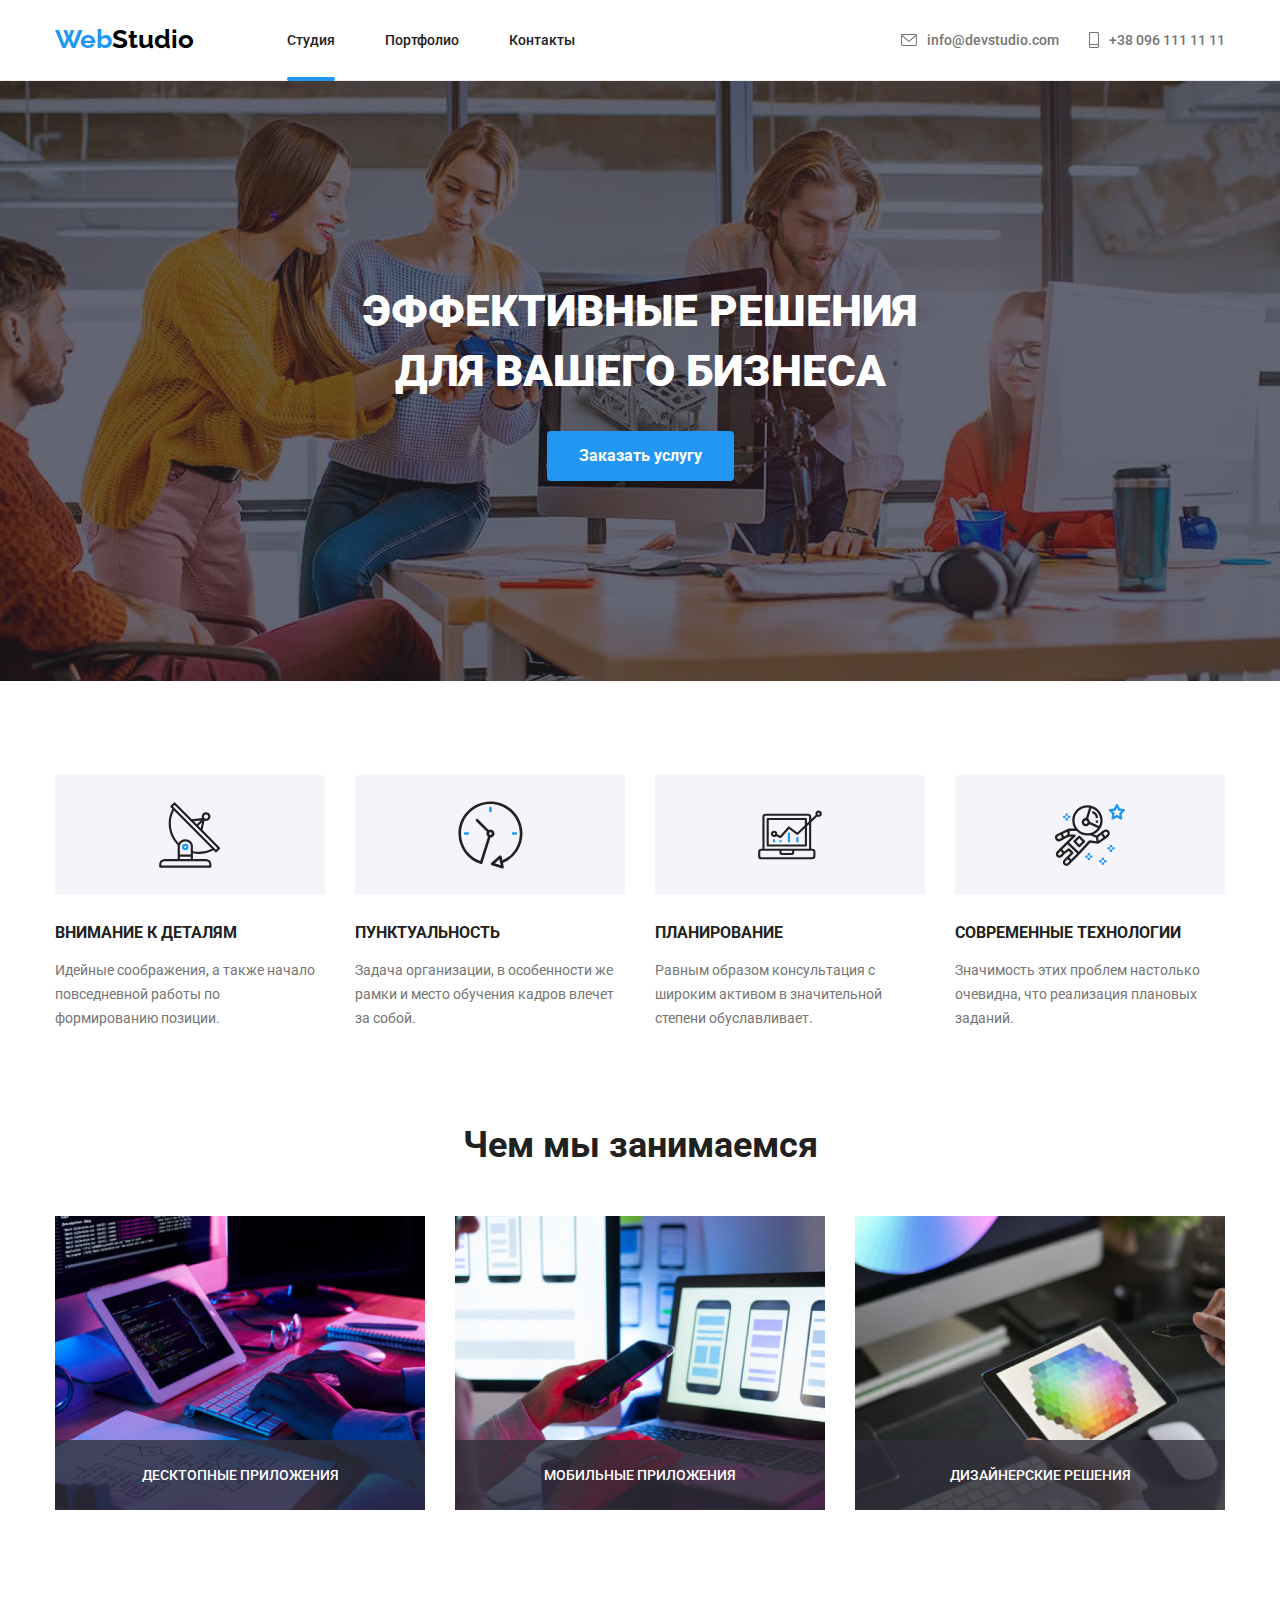
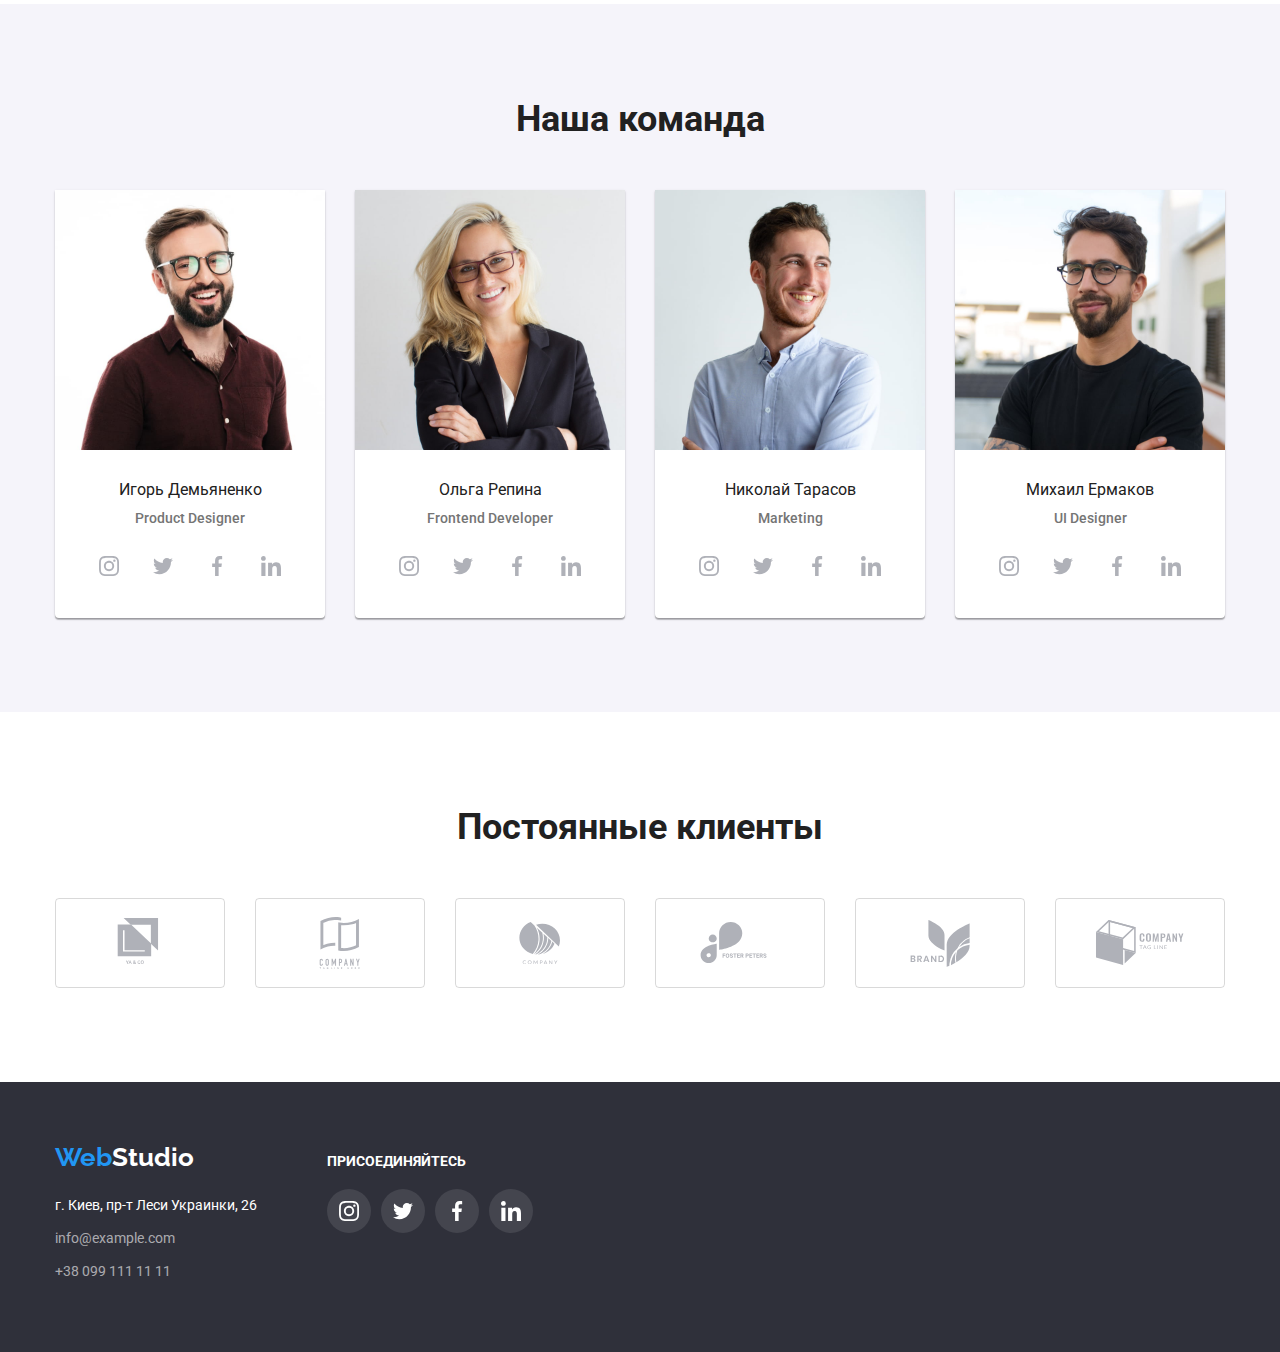
<file: index.html>
<!DOCTYPE html>
<html lang="ru">

<head>
    <meta charset="UTF-8">
    <meta name="viewport" content="width=device-width, initial-scale=1.0">
    <title>Document</title>
    <link rel="preconnect" href="https://fonts.gstatic.com">
    <link href="https://fonts.googleapis.com/css2?family=Raleway:wght@700&family=Roboto:wght@400;500;700;900&display=swap" rel="stylesheet">
    <link rel="stylesheet" href="https://cdnjs.cloudflare.com/ajax/libs/modern-normalize/0.2.0/modern-normalize.min.css">
    <link rel="stylesheet" href="./css/main.css">
    <link rel="stylesheet" href="./css/index-style.css">
</head>

<body>
    <header class="head">
        <div class="container header">
            <nav class="head-nav">
                <div class="logo-nav"><a href="./index.html" class="logo">Web<span class="logo-header">Studio</span></a></div>
                <ul class="head-list">
                    <li class="head-item"><a href="./index.html" class="head-link current">Студия</a></li>
                    <li class="head-item"><a href="./portfolio.html" class="head-link">Портфолио</a></li>
                    <li class="head-item"><a href="#" class="head-link">Контакты</a></li>
				</ul>
            </nav>
            <ul class="contacts-list">
                <li class="contacts-item">
                    <a href="mailto:info@devstudio.com" class="head-contacts">
                        <svg class="contact-svg" width="16px" height="12px">
                            <use href="./images/icons.svg#icon-mail"></use>
                        </svg>
                    info@devstudio.com</a>
                </li>
                <li class="contacts-item">
                    <a href="tel:+380961111111" class="head-contacts">
                        <svg class="contact-svg" width="10px" height="16px">
                            <use href="./images/icons.svg#icon-mobile"></use>
                        </svg>
                    +38 096 111 11 11</a>
                </li>
            </ul>
        </div>
    </header>
    <main>
        <!--Герой-->
        <section class="main">
            <div class="container slogan">
                <h1 class="main-slogan">Эффективные решения для вашего бизнеса</h1>
                <a data-modal-open href="#" class="main-bottom">Заказать услугу</a>
			</div>
            </section>
        <section class="features">
            <!--Особенности-->
            <div class="container">
                <h2 class="visually-hidden">Особенности</h2>
                <ul class="features-list">
                    <li class="list-title">
                        <div class="features-pic antenna">
                            <svg width="65.32px" height="70px">
                                <use href="./images/icons.svg#icon-antenna"></use>
                            </svg>
                        </div>
                        <h3 class="features-title">Внимание к деталям</h3>
                        <p class="features-desc">Идейные соображения, а также начало повседневной работы по формированию позиции.</p>
                    </li>
                    <li class="list-title">
                        <div class="features-pic clock">
                            <svg width="66.96px" height="70px">
                                <use href="./images/icons.svg#icon-clock"></use>
                            </svg>
                        </div>
                        <h3 class="features-title">Пунктуальность</h3>
                        <p class="features-desc">Задача организации, в особенности же рамки и место обучения кадров влечет за собой.</p>
                    </li>
                    <li class="list-title">
                        <div class="features-pic diagram">
                            <svg width="70px" height="63.69px">
                                <use href="./images/icons.svg#icon-diagram"></use>
                            </svg>
                        </div>
                        <h3 class="features-title">Планирование</h3>
                        <p class="features-desc">Равным образом консультация с широким активом в значительной степени обуславливает.</p>
                    </li>
                    <li class="list-title">
                        <div class="features-pic astronaut">
                            <svg width="70px" height="70px">
                                <use href="./images/icons.svg#icon-astronaut"></use>
                            </svg>
                        </div>
                        <h3 class="features-title">Современные технологии</h3>
                        <p class="features-desc">Значимость этих проблем настолько очевидна, что реализация плановых заданий.</p>
                    </li>
                </ul>
            </div>
        </section>
        <section>
            <!--Чем мы занимаемся-->
            <div class="container">
                <h2 class="skills">Чем мы занимаемся</h2>
                <ul class="skills-list">
                    <li class="skills-item">
                        <img src="./images/img1.jpg" alt="верстка_сайта" width="370">
						<p class="skills-title">десктопные приложения</p>
                    </li>
                    <li class="skills-item">
                        <img src="./images/img2.jpg" alt="адаптация_под_мобильное_приложение" width="370">
						<p class="skills-title">мобильные приложения</p>
                    </li>
                    <li class="skills-item">
						<img src="./images/img3.jpg" alt="коррекция_графики" width="370">
						<p class="skills-title">дизайнерские решения</p>
                    </li>
                </ul>
            </div>
        </section>
        <section class="team">
            <div class="container team">
                <h2 class="team-title">Наша команда</h2>
                <ul class="team-list">
                    <li class="team-person">
                        <img src="./images/igor.jpg" alt="фото_дизайнера" width="270">
                        <h3 class="team-name">Игорь Демьяненко</h3>
                        <p class="team-position">Product Designer</p>
                        <ul class="team-pic">
                            <li class="team-curcle">
                                <a href="#">
                                    <svg class="team-svg" width="20px" height="20px">
                                        <use href="./images/icons.svg#icon-instagram"></use>
                                    </svg>
                                </a>
                            </li>
                            <li class="team-curcle">
                                <a href="#">
                                    <svg class="team-svg" width="20px" height="20px">
                                        <use href="./images/icons.svg#icon-twitter"></use>
                                    </svg>
                                </a>
                            </li>
                            <li class="team-curcle">
                                <a href="#">	
                                    <svg class="team-svg" width="20px" height="20px">
                                        <use href="./images/icons.svg#icon-facebook"></use>
                                    </svg>
                                </a>
                            </li>
                            <li class="team-curcle">
                                <a href="#">
                                    <svg class="team-svg" width="20px" height="20px">
                                        <use href="./images/icons.svg#icon-linkedin"></use>
                                    </svg>
                                </a>
                            </li>
                        </ul>
                    </li>
                    <li class="team-person">
                        <img src="./images/olga.jpg" alt="фото_разработчика" width="270">
                        <h3 class="team-name">Ольга Репина</h3>
                        <p class="team-position">Frontend Developer</p>
                        <ul class="team-pic">
                            <li class="team-curcle">
                                <a href="#">
                                    <svg class="team-svg" width="20px" height="20px">
                                        <use href="./images/icons.svg#icon-instagram"></use>
                                    </svg>
                                </a>
                            </li>
                            <li class="team-curcle">
                                <a href="#">
                                    <svg class="team-svg" width="20px" height="20px">
                                        <use href="./images/icons.svg#icon-twitter"></use>
                                    </svg>
                                </a>
                            </li>
                            <li class="team-curcle">
                                <a href="#">	
                                    <svg class="team-svg" width="20px" height="20px">
                                        <use href="./images/icons.svg#icon-facebook"></use>
                                    </svg>
                                </a>
                            </li>
                            <li class="team-curcle">
                                <a href="#">
                                    <svg class="team-svg" width="20px" height="20px">
                                        <use href="./images/icons.svg#icon-linkedin"></use>
                                    </svg>
                                </a>
                            </li>
                        </ul>
                    </li>
                    <li class="team-person">
                        <img src="./images/kolya.jpg" alt="фото_маркетолога" width="270">
                        <h3 class="team-name">Николай Тарасов</h3>
                        <p class="team-position">Marketing</p>
                        <ul class="team-pic">
                            <li class="team-curcle">
                                <a href="#">
                                    <svg class="team-svg" width="20px" height="20px">
                                        <use href="./images/icons.svg#icon-instagram"></use>
                                    </svg>
                                </a>
                            </li>
                            <li class="team-curcle">
                                <a href="#">
                                    <svg class="team-svg" width="20px" height="20px">
                                        <use href="./images/icons.svg#icon-twitter"></use>
                                    </svg>
                                </a>
                            </li>
                            <li class="team-curcle">
                                <a href="#">	
                                    <svg class="team-svg" width="20px" height="20px">
                                        <use href="./images/icons.svg#icon-facebook"></use>
                                    </svg>
                                </a>
                            </li>
                            <li class="team-curcle">
                                <a href="#">
                                    <svg class="team-svg" width="20px" height="20px">
                                        <use href="./images/icons.svg#icon-linkedin"></use>
                                    </svg>
                                </a>
                            </li>
                        </ul>
                    </li>
                    <li class="team-person">
                        <img src="./images/misha.jpg" alt="фото_дизайнера_2" width="270">
                        <h3 class="team-name">Михаил Ермаков</h3>
                        <p class="team-position">UI Designer</p>
                        <ul class="team-pic">
                            <li class="team-curcle">
                                <a href="#">
                                    <svg class="team-svg" width="20px" height="20px">
                                        <use href="./images/icons.svg#icon-instagram"></use>
                                    </svg>
                                </a>
                            </li>
                            <li class="team-curcle">
                                <a href="#">
                                    <svg class="team-svg" width="20px" height="20px">
                                        <use href="./images/icons.svg#icon-twitter"></use>
                                    </svg>
                                </a>
                            </li>
                            <li class="team-curcle">
                                <a href="#">	
                                    <svg class="team-svg" width="20px" height="20px">
                                        <use href="./images/icons.svg#icon-facebook"></use>
                                    </svg>
                                </a>
                            </li>
                            <li class="team-curcle">
                                <a href="#">
                                    <svg class="team-svg" width="20px" height="20px">
                                        <use href="./images/icons.svg#icon-linkedin"></use>
                                    </svg>
                                </a>
                            </li>
                        </ul>
                    </li>
                </ul>
            </div>
        </section>
        <section>
            <div class="container clients">
                <h2 class="client-title">Постоянные клиенты</h2>
                <ul class="client">
                    <li class="client-item">
                        <a href="#">
                            <svg class="client-svg" weight="44.27px" height="49.23px">
                                <use href="./images/icons.svg#icon-yaco"></use>
                            </svg>
                        </a>
                    </li>
                    <li class="client-item">
                        <a href="#">
                            <svg class="client-svg" weight="40px" height="52px">
                                <use href="./images/icons.svg#icon-tagline-here"></use>
                            </svg>
                        </a>
                    </li>
                    <li class="client-item">
                        <a href="#">
                            <svg class="client-svg" weight="41px" height="42.6px">
                                <use href="./images/icons.svg#icon-company"></use>
                            </svg>
                        </a>
                    </li>
                    <li class="client-item">
                        <a href="#">
                            <svg class="client-svg" weight="79.66px" height="42.02px">
                                <use href="./images/icons.svg#icon-foster-peters"></use>
                            </svg>
                        </a>
                    </li>
                    <li class="client-item">
                        <a href="#">
                            <svg class="client-svg" weight="59px" height="47px">
                                <use href="./images/icons.svg#icon-brand"></use>
                            </svg>
                        </a>
                    </li>
                    <li class="client-item">
                        <a href="#">
                            <svg class="client-svg" weight="88.48px" height="45.44px">
                                <use href="./images/icons.svg#icon-tag-line"></use>
                            </svg>
                        </a>
                    </li>
                </ul>
            </div>
        </section>
    </main>
    <footer class="foot">
        <div class="container foot">
            <div class="foot-address">
                <div class="logo-foot"><a href="#" class="logo">Web<span class="logo-footer">Studio</span></a></div>
                <address>
                    <p class="foot-address">г. Киев, пр-т Леси Украинки, 26</p>
                        <ul class="foot-list">
                            <li><a href="mailto:info@example.com" class="foot-contacts">info@example.com</a></li>
                            <li><a href="tel:+380991111111" class="foot-contacts">+38 099 111 11 11</a></li>
                        </ul>
                </address>
            </div>
            <div class="foot-social">
                <h3 class="foot-title">Присоединяйтесь</h3>
                <ul class="team-pic foot-item">
                    <li class="team-curcle foot-curcle">
                        <a href="#">
                            <svg class="team-svg" width="20px" height="20px">
                                <use href="./images/icons.svg#icon-instagram"></use>
                            </svg>
                        </a>
                    </li>
                    <li class="team-curcle foot-curcle">
                        <a href="#">
                            <svg class="team-svg" width="20px" height="20px">
                                <use href="./images/icons.svg#icon-twitter"></use>
                            </svg>
                        </a>
                    </li>
                    <li class="team-curcle foot-curcle">
                        <a href="#">	
                            <svg class="team-svg" width="20px" height="20px">
                                <use href="./images/icons.svg#icon-facebook"></use>
                            </svg>
                        </a>
                    </li>
                    <li class="team-curcle foot-curcle">
                        <a href="#">
                            <svg class="team-svg" width="20px" height="20px">
                                <use href="./images/icons.svg#icon-linkedin"></use>
                            </svg>
                        </a>
                    </li>
                </ul>	
            </div>
    </div>
    </footer>

	<div data-modal class="backdrop is-hidden">
		<div class="backdrop-modal">
			<button data-modal-close class="backdrop-buttom">
				<svg class="backdrop-svg" width="18px" height="18px">
					<use href="./images/icons.svg#icon-close"></use>
				</svg>
			</button>
		</div>
	</div>

	<script src="./modal.js"></script>
</body>
</html>
</file>
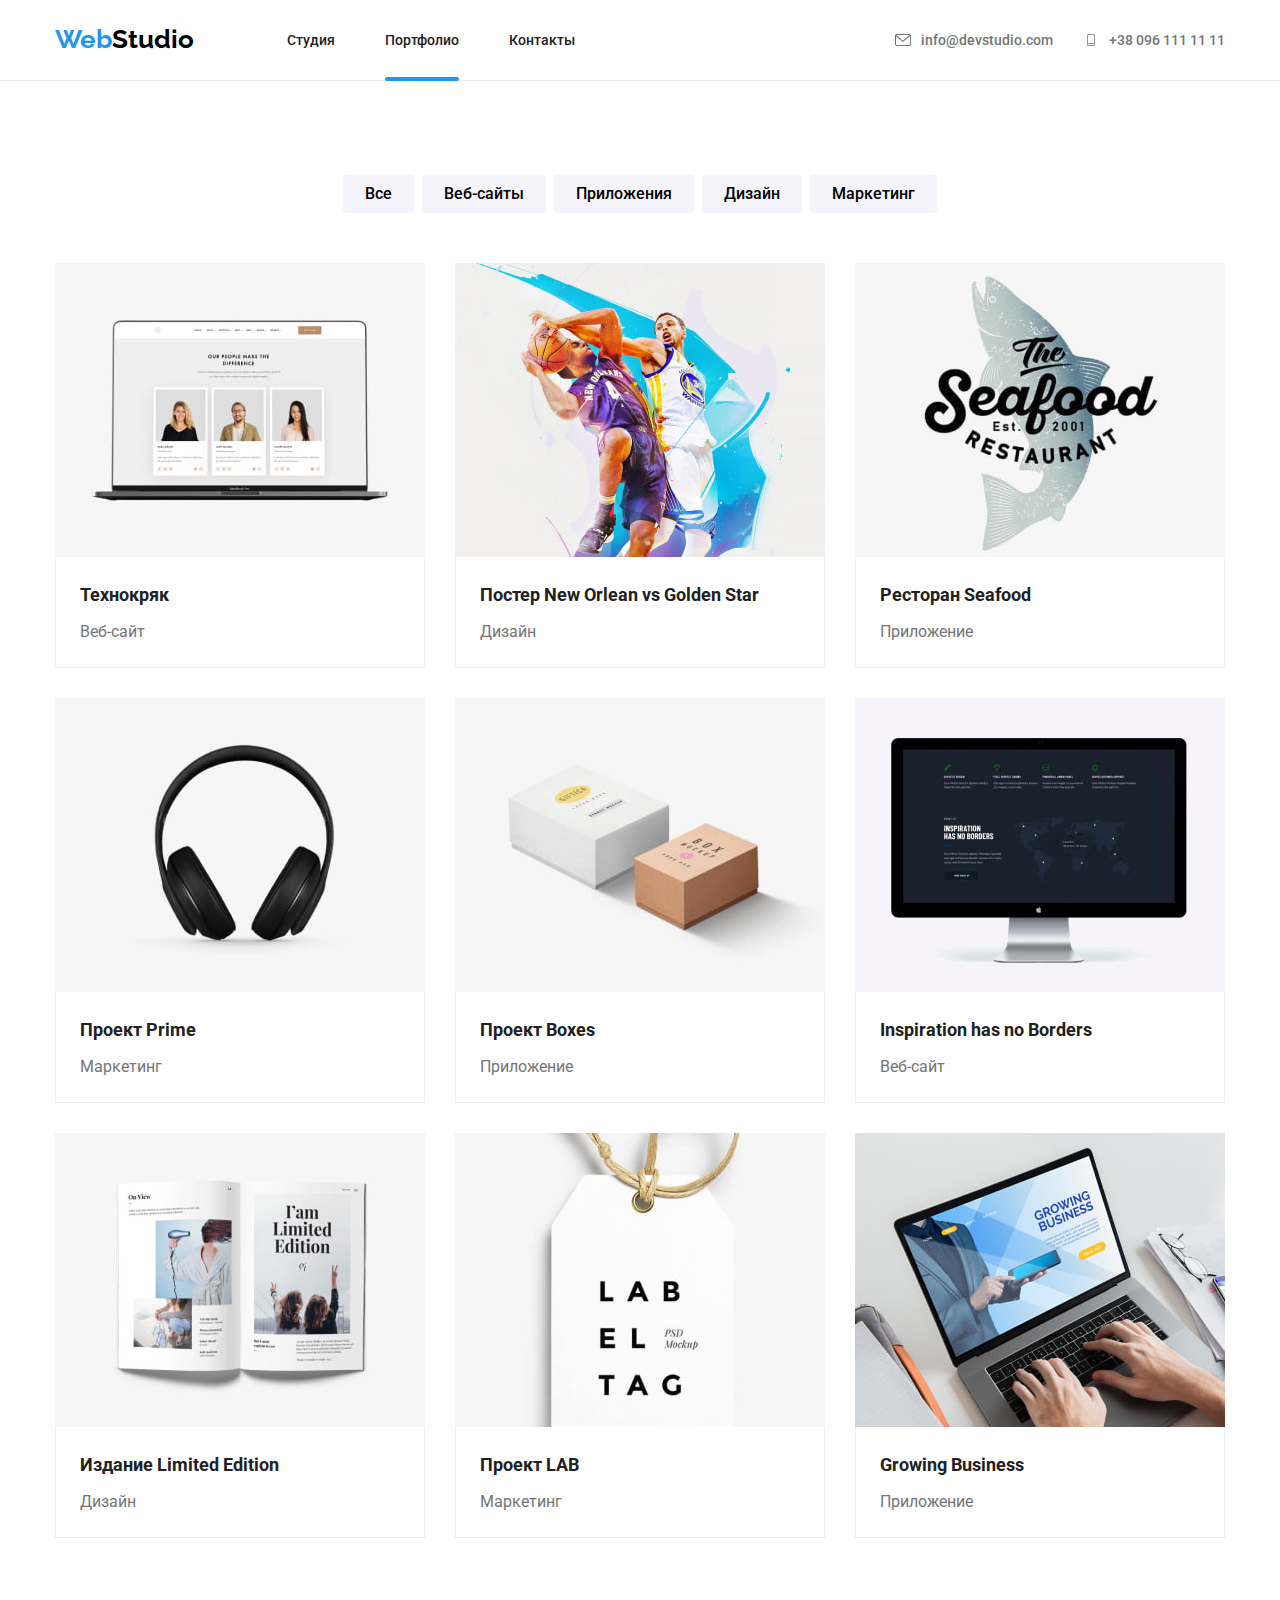
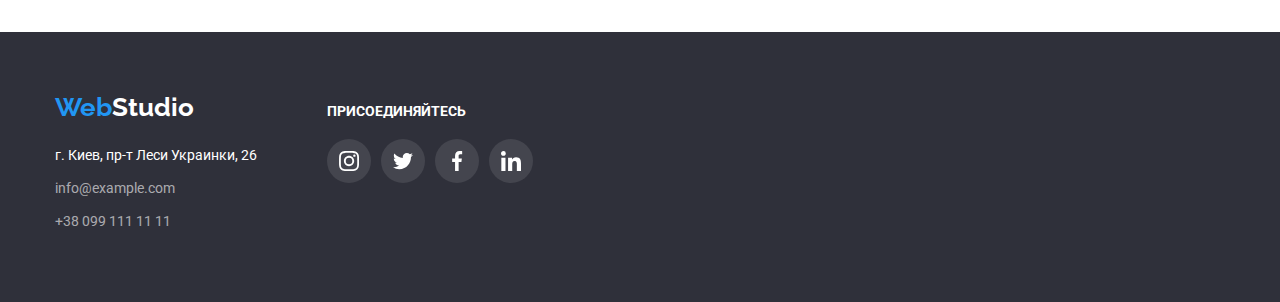
<file: portfolio.html>
<!DOCTYPE html>
<html lang="en">
<head>
    <meta charset="UTF-8">
    <meta http-equiv="X-UA-Compatible" content="IE=edge">
    <meta name="viewport" content="width=device-width, initial-scale=1.0">
    <title>Portfolio</title>
    <link rel="preconnect" href="https://fonts.gstatic.com">
    <link href="https://fonts.googleapis.com/css2?family=Raleway:wght@700&family=Roboto:wght@400;500;700;900&display=swap" rel="stylesheet">
    <link rel="stylesheet" href="https://cdnjs.cloudflare.com/ajax/libs/modern-normalize/0.2.0/modern-normalize.min.css">
    <link rel="stylesheet" href="./css/main.css">
    <link rel="stylesheet" href="./css/portfolio-style.css">
</head>
<body>
    <header class="head">
        <div class="container header">
            <nav class="head-nav">
                <div class="logo-nav"><a href="./index.html" class="logo">Web<span class="logo-header">Studio</span></a></div>
                <ul class="head-list">
                    <li class="head-item"><a href="./index.html" class="head-link">Студия</a></li>
                    <li class="head-item"><a href="./portfolio.html" class="head-link current">Портфолио</a></li>
                    <li class="head-item"><a href="#" class="head-link">Контакты</a></li>
                </ul>
            </nav>
            <ul class="contacts-list">
                <li class="contacts-item">
                    <a href="mailto:info@devstudio.com" class="head-contacts">
                        <svg class="contact-svg" width="16px" height="12px">
                            <use href="./images/icons.svg#icon-mail"></use>
                        </svg>
                    info@devstudio.com</a>
                </li>
                <li class="contacts-item">
                    <a href="tel:+380961111111" class="head-contacts">
                        <svg class="contact-svg" width="16px" height="12px">
                            <use href="./images/icons.svg#icon-mobile"></use>
                        </svg>
                    +38 096 111 11 11</a>
                </li>
            </ul>
        </div>
    </header>
    <main>
        <section>
            <div class="container">
            <h1 class="visually-hidden">Каталог</h1>
            <!--Фильтры-->
                <ul class="button-list">
                    <li class="button-item">
                        <button type="button" class="botton">Все</button>
                    </li>
                    <li class="button-item">
                        <button type="button" class="botton">Веб-сайты</button>
                    </li>
                    <li class="button-item">
                        <button type="button" class="botton">Приложения</button>
                    </li>
                    <li class="button-item">
                        <button type="button" class="botton">Дизайн</button>
                    </li>
                    <li class="button-item">
                        <button type="button" class="botton">Маркетинг</button>
                    </li>
                </ul>
            <!--Результат работы фильтра-->
                <ul class="examples">
                    <li class="examples-list">
                        <img src="./images/технокряк(1).jpg" alt="веб-сайт1" width="370">
						<div class="examples-text">
                            <h2 class="examples-title">Технокряк</h2>
                            <p class="examples-desc">Веб-сайт</p>
						</div>
						<p class="examples-opasity">Технокряк это современная площадка распространения коронавируса. Компании используют эту
							платформу для цифрового
							шпионажа и атак на защищённые сервера конкурентов.</p>
                    </li>
                    <li class="examples-list">
                        <img src="./images/постер(2).jpg" alt="дизайн1" width="370">
                        <div class="examples-text">
                            <h2 class="examples-title">Постер New Orlean vs Golden Star</h2>
                            <p class="examples-desc">Дизайн</p>
                        </div>
						<p class="examples-opasity">Технокряк это современная площадка распространения коронавируса. Компании используют эту
							платформу для цифрового
							шпионажа и атак на защищённые сервера конкурентов.</p>
                    </li>
                    <li class="examples-list">
                        <img src="./images/ресторан(3).jpg" alt="приложение1" width="370">
                        <div class="examples-text">
                            <h2 class="examples-title">Ресторан Seafood</h2>
                            <p class="examples-desc">Приложение</p>
                        </div>
						<p class="examples-opasity">Технокряк это современная площадка распространения коронавируса. Компании используют эту
							платформу для цифрового
							шпионажа и атак на защищённые сервера конкурентов.</p>
                    </li>
                    <li class="examples-list">
                        <img src="./images/проект-прайм(4).jpg" alt="маркетинг" width="370">
                        <div class="examples-text">
                            <h2 class="examples-title">Проект Prime</h2>
                            <p class="examples-desc">Маркетинг</p>
                        </div>
						<p class="examples-opasity">Технокряк это современная площадка распространения коронавируса. Компании используют эту
							платформу для цифрового
							шпионажа и атак на защищённые сервера конкурентов.</p>
                    </li>
                    <li class="examples-list">
                        <img src="./images/коробки(5).jpg" alt="приложение2" width="370">
                        <div class="examples-text">
                            <h2 class="examples-title">Проект Boxes</h2>
                            <p class="examples-desc">Приложение</p>
                        </div>
						<p class="examples-opasity">Технокряк это современная площадка распространения коронавируса. Компании используют эту
							платформу для цифрового
							шпионажа и атак на защищённые сервера конкурентов.</p>
                    </li>
                    <li class="examples-list">
                        <img src="./images/бордерс(6).jpg" alt="веб-сайт2" width="370">
                        <div class="examples-text">
                            <h2 class="examples-title">Inspiration has no Borders</h2>
                            <p class="examples-desc">Веб-сайт</p>
                        </div>
						<p class="examples-opasity">Технокряк это современная площадка распространения коронавируса. Компании используют эту
							платформу для цифрового
							шпионажа и атак на защищённые сервера конкурентов.</p>
                    </li>
                    <li class="examples-list">
                        <img src="./images/издание(7).jpg" alt="дизайн2" width="370">
                        <div class="examples-text">
                            <h2 class="examples-title">Издание Limited Edition</h2>
                            <p class="examples-desc">Дизайн</p>
                        </div>
						<p class="examples-opasity">Технокряк это современная площадка распространения коронавируса. Компании используют эту
							платформу для цифрового
							шпионажа и атак на защищённые сервера конкурентов.</p>
                    </li>
                    <li class="examples-list">
                        <img src="./images/лаб(8).jpg" alt="маркетинг2" width="370">
                        <div class="examples-text">
                            <h2 class="examples-title">Проект LAB</h2>
                            <p class="examples-desc">Маркетинг</p>
                        </div>
						<p class="examples-opasity">Технокряк это современная площадка распространения коронавируса. Компании используют эту
							платформу для цифрового
							шпионажа и атак на защищённые сервера конкурентов.</p>
                    </li>
                    <li class="examples-list">
                        <img src="./images/приложение(9).jpg" alt="приложение3" width="370">
                        <div class="examples-text">
                            <h2 class="examples-title">Growing Business</h2>
                            <p class="examples-desc">Приложение</p>
                        </div>
						<p class="examples-opasity">Технокряк это современная площадка распространения коронавируса. Компании используют эту
							платформу для цифрового
							шпионажа и атак на защищённые сервера конкурентов.</p>
                    </li>
                </ul>
        </div>
        </section>
    </main>
    <footer class="foot">
        <div class="container foot">
            <div class="foot-address">
                <div class="logo-foot"><a href="#" class="logo">Web<span class="logo-footer">Studio</span></a></div>
                <address>
                    <p class="foot-address">г. Киев, пр-т Леси Украинки, 26</p>
                        <ul class="foot-list">
                            <li><a href="mailto:info@example.com" class="foot-contacts">info@example.com</a></li>
                            <li><a href="tel:+380991111111" class="foot-contacts">+38 099 111 11 11</a></li>
                        </ul>
                </address>
            </div>
            <div class="foot-social">
                <h3 class="foot-title">Присоединяйтесь</h3>
                <ul class="team-pic foot-item">
                    <li class="team-curcle foot-curcle">
                        <a href="#">
                            <svg class="team-svg" width="20px" height="20px">
                                <use href="./images/icons.svg#icon-instagram"></use>
                            </svg>
                        </a>
                    </li>
                    <li class="team-curcle foot-curcle">
                        <a href="#">
                            <svg class="team-svg" width="20px" height="20px">
                                <use href="./images/icons.svg#icon-twitter"></use>
                            </svg>
                        </a>
                    </li>
                    <li class="team-curcle foot-curcle">
                        <a href="#">	
                            <svg class="team-svg" width="20px" height="20px">
                                <use href="./images/icons.svg#icon-facebook"></use>
                            </svg>
                        </a>
                    </li>
                    <li class="team-curcle foot-curcle">
                        <a href="#">
                            <svg class="team-svg" width="20px" height="20px">
                                <use href="./images/icons.svg#icon-linkedin"></use>
                            </svg>
                        </a>
                    </li>
                </ul>	
            </div>
    </div>
    </footer>
</body>
</html>
</file>
<file: css/main.css>
:root {
    --main-color: rgba(33, 33, 33, 1);
    --blue-color: rgba(33, 150, 243, 1);
    --blue-overflow: rgba(33, 150, 243, 0.9);
    --grey-color: rgba(117, 117, 117, 1);
    --white-color: rgba(255, 255, 255, 1);
    --black-color: rgba(0, 0, 0, 1);
    --color-backdrop: rgba(0, 0, 0, 0.2);
    --backdrop-buttom: rgba(0, 0, 0, 0.1);
    --color-adress: rgba(255, 255, 255, 0.6);
    --background-color: rgba(47, 48, 58, 1);
    --skills-color: rgba(47, 48, 58, 0.8);
    --background-color-team: rgba(245, 244, 250, 1);
    --border-color: rgba(236, 236, 236, 1);
    --card-border-color: rgba(238, 238, 238, 1);
    --gradient-color: rgba(47, 48, 58, 0.4);
    --social-networks: rgba(175, 177, 184, 1);
    --graphite-color: rgba(255, 255, 255, 0.1);
    --big-size: 94px;
    --small-size: 30px;
    --tiny-size: 10px;
    --function: cubic-bezier(0.4, 0, 0.2, 1);
    --time: 250ms;
}

html {
    box-sizing: border-box;
}

*,
*:after,
*:before {
    box-sizing: inherit;
}

body {
    font-family: 'Roboto', sans-serif;
    font-weight: 500;
    color: var(--main-color);
    font-style: normal;
    font-size: 14px;
    line-height: 16px;
}

ul {
    list-style: none;
    margin: 0;
    padding: 0;
}

a {
    text-decoration: none;
}

address {
    font-style: normal;
}

h1,
h2,
h3,
h4,
p {
    margin-top: 0;
    margin-bottom: 0;
}

img {
    display: block;
    max-width: 100%;
    height: auto;
}

.container {
    width: 1200px;
    padding-left: 15px;
    padding-right: 15px;
    margin: 0 auto;
}

/*стили header*/

.head {
    display: flex;
    border-bottom: 1px solid var(--border-color);
}

/*стили логотипа*/

.logo-nav {
    padding-top: 24px;
    padding-bottom: 24px;
}

.logo {
    padding-top: 24px;
    padding-bottom: 25px;

    color: var(--blue-color);
    font-family: 'Raleway', sans-serif;
    font-weight: 700;
    font-size: 26px;
    line-height: 31px;
}

.logo-header {
    color: var(--black-color);
}

.logo-footer {
    color: var(--white-color);
}

/*стили основной новигации*/

.head-nav,
.head-list,
.contacts-list {
    display: flex;
}

.container.header {
    display: flex;
    justify-content: space-between;
    align-items: center;
    margin-bottom: 0;
}

.head-list {
    margin-left: 93px;
}

.head-list li + li {
    margin-left: 50px;
}

.contacts-list li + li {
    margin-left: 30px;
}

.head-link {
    display: block;
    padding-top: 32px;
    padding-bottom: 32px;

    color: var(--main-color);
    font-size: 14px;
    line-height: 16px;
    position: relative;
}

.head-link:hover,
.head-link:focus,
.head-contacts:hover,
.head-contacts:focus {
    color: var(--blue-color);
    transition: color var(--time) var(--function);
    outline: none;
}

.current::after {
    content: '';
    position: absolute;
    width: 100%;
    height: 4px;
    bottom: -1px;
    left: 0;

    background-color: var(--blue-color);
    border-radius: 2px;
}

/*стили контактов*/

.head-contacts {
    display: flex;
    align-items: center;
    justify-content: center;
    padding-top: 32px;
    padding-bottom: 32px;

    color: var(--grey-color);
    font-size: 14px;
    line-height: 16px;
}

.contact-svg {
    margin-right: 10px;
    fill: currentColor;
}

/*стили футера*/
.foot {
    background-color: var(--background-color);
    font-weight: 400;
    line-height: 24px;
}

.container.foot {
    padding-top: calc(2 * var(--small-size));
    padding-bottom: calc(2 * var(--small-size));
}

.logo-foot {
    margin-bottom: 20px;
}

.foot-address {
    padding-bottom: 9px;
    color: var(--white-color);
}

.foot-list li + li {
    margin-top: 9px;
}

.foot-contacts {
    color: var(--color-adress);
}

/*общие соцсети*/

.team-pic {
    display: flex;
    justify-content: center;
    align-items: center;

    padding-top: 16px;
    padding-bottom: 30px;
    padding-right: 32px;
    padding-left: 32px;
}

.team-pic li + li {
    margin-left: 10px;
}

.team-curcle a {
    display: flex;
    padding: 12px;
    fill: var(--social-networks);
}

.team-curcle a:hover,
.team-curcle a:focus {
    border-radius: 50%;
    background-color: var(--blue-color);
    color: var(--white-color);
    transition: border-radius var(--time) var(--function),
        background-color var(--time) var(--function),
        color var(--time) var(--function), fill var(--time) var(--function);
    fill: currentColor;
    outline: none;
}

/*соцсети в футере*/

.container.foot {
    display: flex;
    align-items: baseline;
}

.foot-social {
    margin-left: 70px;
}

.foot-title {
    margin-bottom: 20px;
    text-transform: uppercase;
    font-weight: 700px;
    font-size: 14px;
    line-height: 16px;
    color: var(--white-color);
}

.team-pic.foot-item {
    padding: 0;
    margin: 0;
}

.team-curcle.foot-curcle a {
    background-color: var(--graphite-color);
    border-radius: 50%;
    fill: var(--white-color);
}

.team-curcle.foot-curcle a:hover,
.team-curcle.foot-curcle a:focus {
    background-color: var(--blue-color);
    transition: background-color var(--time) var(--function);
}

/*скрытие заголовка*/
.visually-hidden {
    position: absolute;
    width: 1px;
    height: 1px;
    margin: -1px;
    padding: 0;
    overflow: hidden;
    border: 0;
    clip: rect(0 0 0 0);
}
</file>
<file: css/index-style.css>
/*разметка героя*/
.main {
    padding-top: 200px;
    padding-bottom: 200px;
    margin-right: auto;
    margin-left: auto;
    max-width: 1600px;
    height: 600px;

    background-color: var(--background-color);
    text-align: center;
    color: var(--white-color);
    background-image: linear-gradient(
            to right,
            var(--gradient-color),
            var(--gradient-color)
        ),
        url('../images/hero.jpg');
    background-position: center;
}

.main-slogan {
    padding-left: 270px;
    padding-right: 270px;
    margin-bottom: var(--small-size);

    font-weight: 900;
    font-size: 44px;
    line-height: 60px;
    text-transform: uppercase;
}

.main-bottom {
    display: inline-block;
    padding-top: var(--tiny-size);
    padding-bottom: var(--tiny-size);
    padding-right: 32px;
    padding-left: 32px;
    border-radius: 4px;

    font-weight: 700;
    font-size: 16px;
    line-height: var(--small-size);
    color: var(--white-color);
    background-color: var(--blue-color);

    box-shadow: 0px 4px 4px var(--shadow-color);
}

/*разметка бекдропа*/
.backdrop {
    position: fixed;
    display: flex;
    align-items: center;
    justify-content: center;
    height: 100%;
    width: 100%;
    top: 0;
    left: 0;
    background-color: var(--color-backdrop);

    transition: background-color var(--time) var(--function);
}

.backdrop.is-hidden {
    opacity: 0;
    pointer-events: none;
    visibility: hidden;
    transition: background-color var(--time) var(--function),
        opacity var(--time) var(--function);
}

.backdrop-modal {
    position: absolute;
    width: 528px;
    height: 581px;
    background-color: var(--white-color);
}

.backdrop-buttom {
    position: absolute;
    transform: translate(490px, 8px);
    height: 30px;
    width: 30px;

    display: flex;
    align-items: center;
    justify-content: center;
    border: 1px solid var(--backdrop-buttom);
    background-color: var(--white-color);
    border-radius: 50%;
}

.backdrop-svg {
    color: var(--black-color);
}

/*разметка особенностей*/

.features-list {
    display: flex;
    flex-wrap: wrap;
    padding-top: var(--big-size);
    padding-bottom: var(--big-size);
}

.list-title {
    flex-basis: 270px;
}

.list-title:not(:first-child) {
    margin-left: var(--small-size);
}

.features-pic {
    display: flex;
    justify-content: center;
    align-items: center;
    margin-bottom: 30px;
    border-radius: 4px;

    height: 120px;

    background-color: var(--background-color-team);
}

.features-title {
    font-weight: 700;
    line-height: 16px;
    text-transform: uppercase;
    margin-bottom: 17px;
}

.features-desc {
    font-weight: 400;
    line-height: 24px;
    color: var(--grey-color);
}

/*чем мы занимаемся*/
.skills {
    font-weight: 700;
    font-size: 36px;
    line-height: 42px;
    text-align: center;
    margin-bottom: 50px;
}

.skills-list {
    display: flex;
    justify-content: space-between;
    padding-bottom: var(--big-size);
}

.skills-item {
    position: relative;
    display: flex;
}

.skills-title {
    position: absolute;
    display: flex;
    justify-content: center;
    align-items: center;

    width: 100%;
    height: 70px;
    bottom: 0;

    font-weight: 700px;
    font-size: 14px;
    line-height: 16px;
    text-align: center;
    text-transform: uppercase;
    color: var(--white-color);
    background-color: var(--skills-color);
}

/*команда*/

.team {
    text-align: center;
    line-height: 19px;
    background-color: var(--background-color-team);
}

.container.team {
    padding-top: var(--big-size);
}

.team-title {
    margin-bottom: 50px;

    font-weight: 700;
    font-size: 36px;
    line-height: 42px;
}

.team-list {
    display: flex;
    justify-content: space-between;
    padding-bottom: var(--big-size);
}

.team-person {
    border-radius: 0px 0px 4px 4px;
    background-color: var(--white-color);
    box-shadow: 0px 1px 3px rgba(0, 0, 0, 0.12), 0px 1px 1px rgba(0, 0, 0, 0.14),
        0px 2px 1px rgba(0, 0, 0, 0.2);
}

.team-list img {
    margin-bottom: var(--small-size);
}

.team-name {
    margin-bottom: var(--tiny-size);

    font-weight: 400;
    font-size: 16px;
}

.team-position {
    color: var(--grey-color);
}

/*клиенты*/

.container.clients {
    padding-top: var(--big-size);
    padding-bottom: var(--big-size);
}

.client-title {
    margin-bottom: 50px;

    font-weight: 700px;
    font-size: 36px;
    line-height: 42px;
    text-align: center;
}

.client {
    display: flex;
    justify-content: space-between;
}

.client li + li {
    margin-left: 30px;
}

.client-item a {
    display: flex;
    justify-content: center;
    align-items: center;
    width: 170px;
    height: 90px;
    fill: var(--social-networks);
    border: 1px solid rgba(0, 0, 0, 0.15);
    border-radius: 4px;
}

.client-item a:hover,
.client-item a:focus {
    color: var(--blue-color);
    fill: currentColor;
    border-color: currentColor;
    transition: color var(--time) var(--function),
        fill var(--time) var(--function),
        border-color var(--time) var(--function);
    outline: none;
}
</file>
<file: css/portfolio-style.css>
.button-list {
    padding-top: var(--big-size);
    display: flex;
    justify-content: center;
    margin-bottom: 50px;
}

.button-item:not(:first-child) {
    margin-left: 8px;
}

.botton {
    padding-top: 6px;
    padding-bottom: 6px;
    padding-left: 22px;
    padding-right: 22px;
    border-radius: 4px;
    border: transparent;

    background-color: var(--background-color-team);
    font-weight: 500;
    font-size: 16px;
    line-height: 26px;
    text-align: center;
    font-family: inherit;
}

.botton:hover,
.botton:focus {
    color: var(--white-color);
    background-color: var(--blue-color);
    border-radius: 4px;
    box-shadow: 0px 3px 1px rgba(0, 0, 0, 0.1), 0px 1px 2px rgba(0, 0, 0, 0.08),
        0px 2px 2px rgba(0, 0, 0, 0.12);
    transition: color var(--time) var(--function),
        background-color var(--time) var(--function),
        border-radius var(--time) var(--function),
        box-shadow var(--time) var(--function);
    outline: none;
}

/*результаты работ*/

.examples {
    display: flex;
    flex-wrap: wrap;
    box-sizing: calc (100% / 3 - 30px);
    margin-left: calc(-1 * var(--small-size));
    margin-top: calc(-1 * var(--small-size));
    margin-bottom: var(--big-size);
}

.examples-list {
    position: relative;
    margin-left: var(--small-size);
    margin-top: var(--small-size);
}

.examples-list:hover,
.examples-list:focus {
    box-shadow: 0px 1px 1px rgba(0, 0, 0, 0.12), 0px 4px 4px rgba(0, 0, 0, 0.06),
        1px 4px 6px rgba(0, 0, 0, 0.16);
    transition: box-shadow var(--time) var(--function);
    outline: none;
}

.examples-list:hover .examples-opasity,
.examples-list:focus .examples-opasity {
    transform: translateY(0);
    opacity: 1;
    transition: transform var(--time) var(--function),
        opacity var(--time) var(--function);
    outline: none;
}

.examples-text {
    padding-top: 20px;
    padding-bottom: 20px;
    padding-left: 24px;
    padding-right: 24px;
    border-right: 1px solid var(--card-border-color);
    border-left: 1px solid var(--card-border-color);
    border-bottom: 1px solid var(--card-border-color);
}

.examples-title {
    margin-bottom: 4px;

    font-weight: 700;
    font-size: 18px;
    line-height: 36px;
}

.examples-desc {
    font-weight: 400;
    font-size: 16px;
    line-height: var(--small-size);
    color: var(--grey-color);
}

.examples-opasity {
    position: absolute;
    transform: translateY(100%);
    opacity: 0;

    display: flex;
    align-items: center;
    padding-left: 24px;
    padding-right: 24px;

    font-weight: 400px;
    font-size: 18px;
    line-height: 28px;
    color: var(--white-color);
    background-color: var(--blue-overflow);
    width: 100%;
    top: 0;
    height: 294px;
}
</file>
